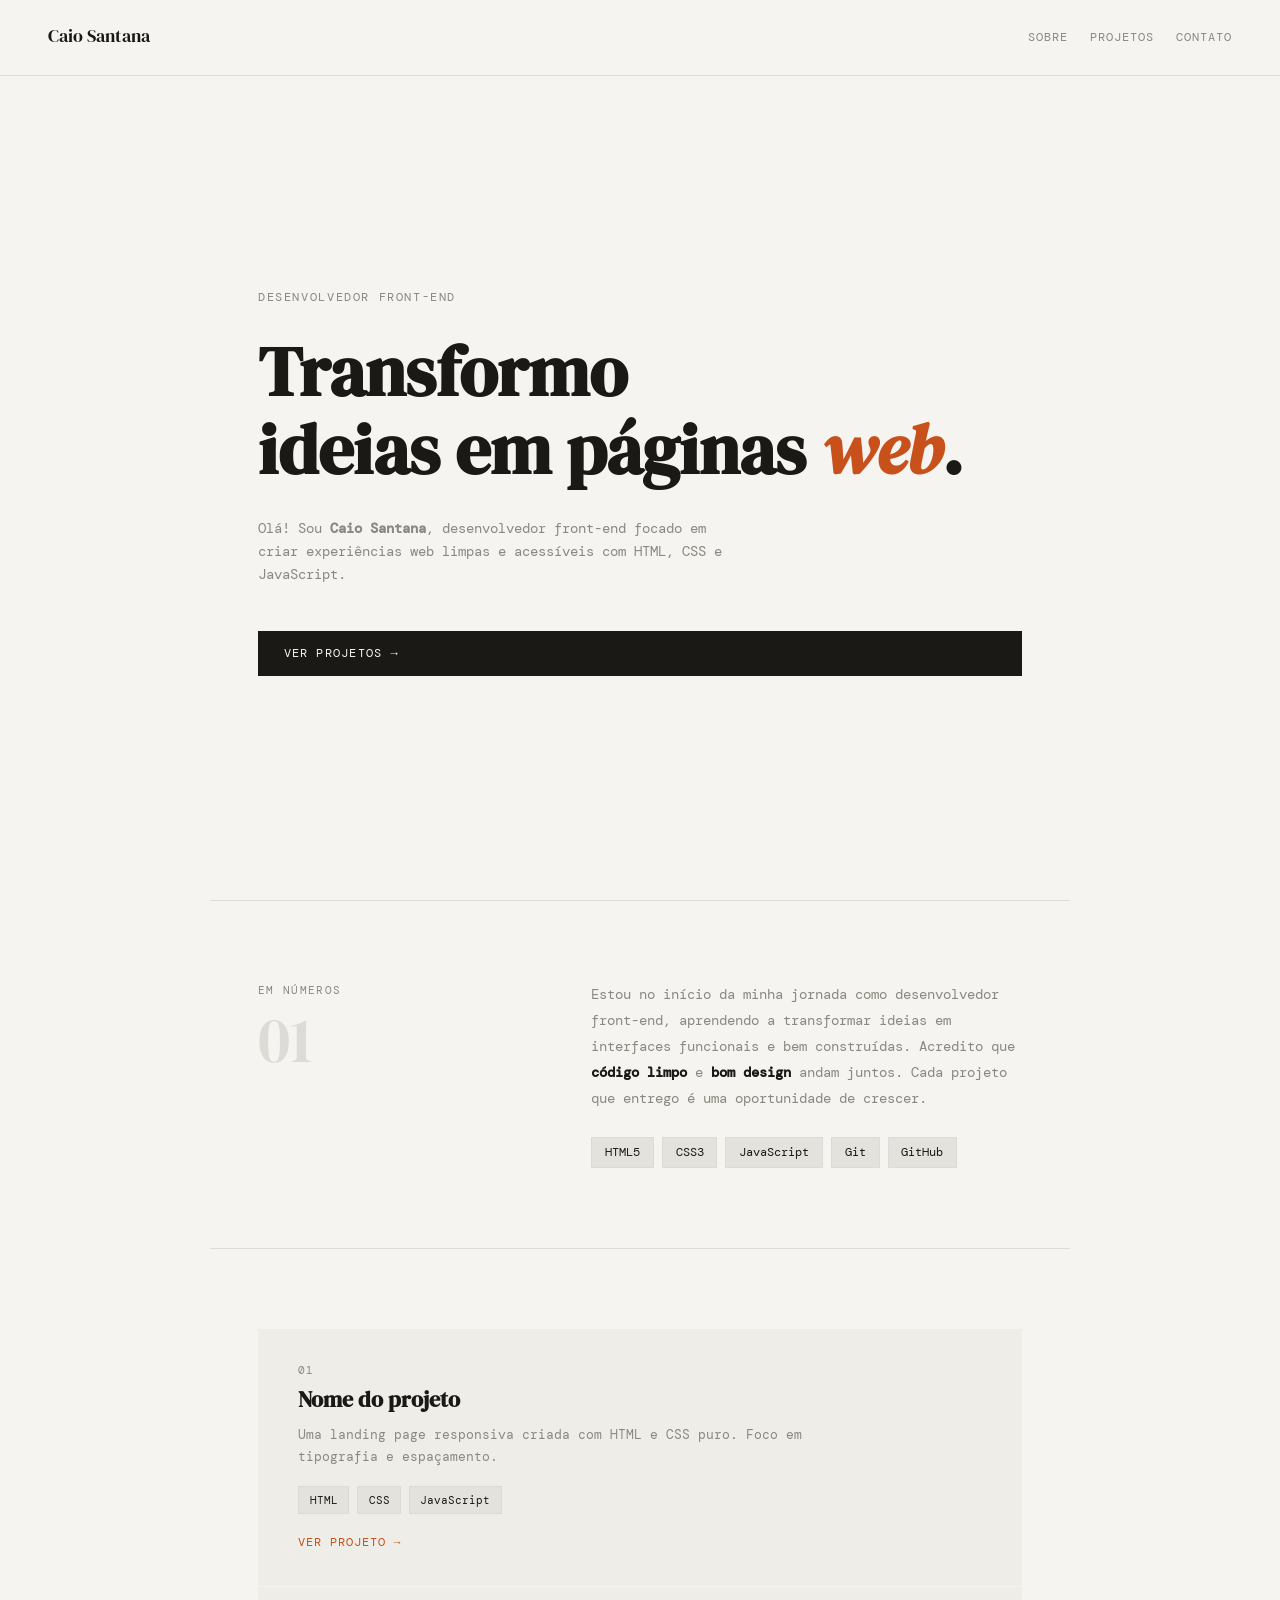
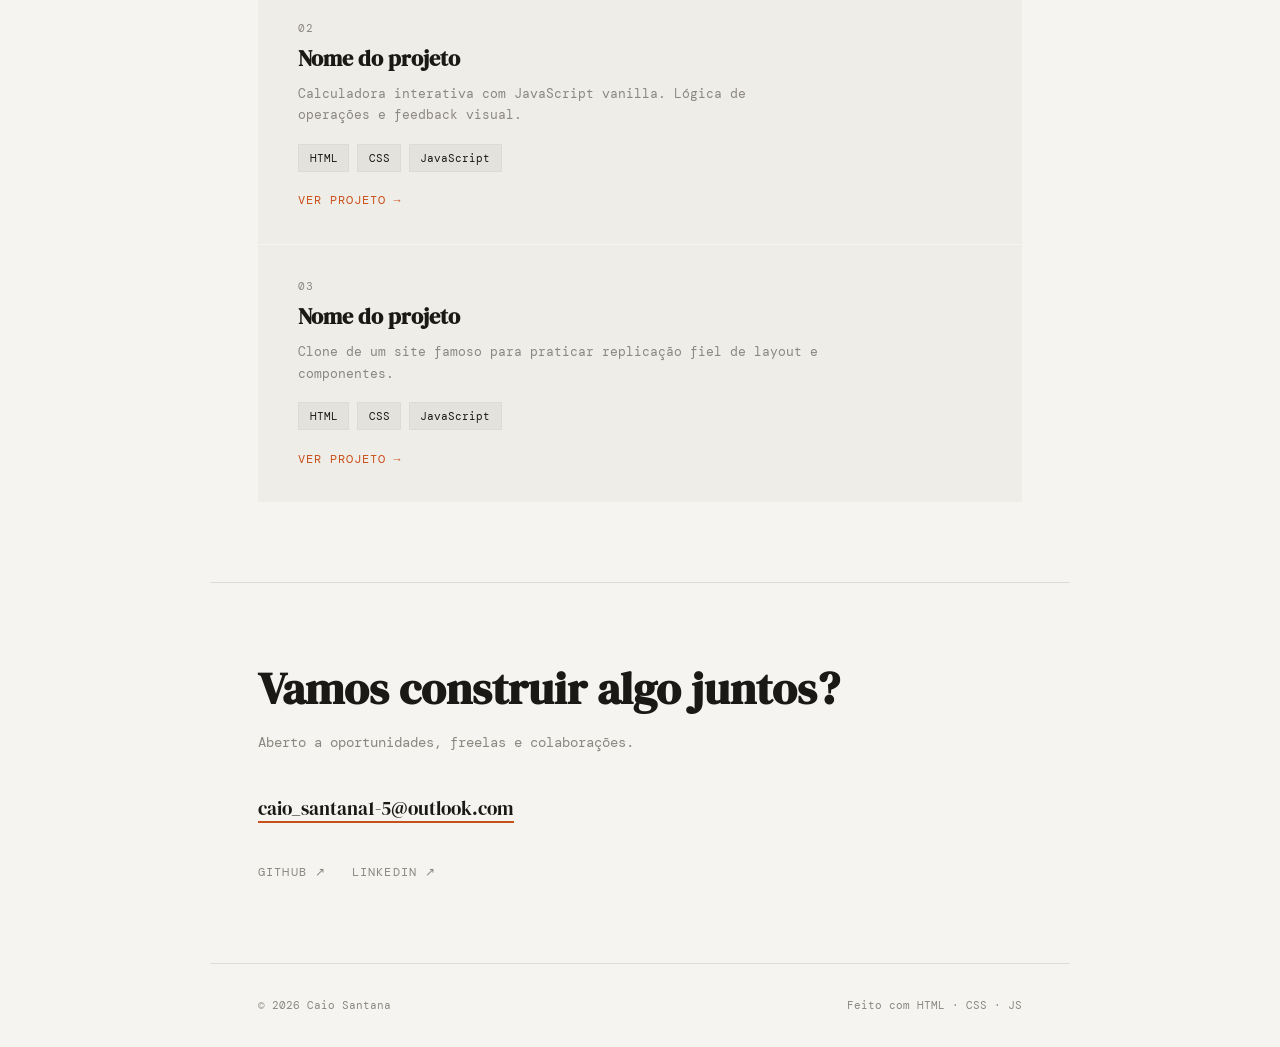
<file: index.html>
<!DOCTYPE html>
<html lang="pt-br">
<head>
    <meta charset="UTF-8">
    <meta name="viewport" content="width=device-width, initial-scale=1.0">
    <link rel="preconnect" href="https://fonts.googleapis.com" />
    <link rel="preconnect" href="https://fonts.gstatic.com" crossorigin />
    <link href="https://fonts.googleapis.com/css2?family=DM+Mono:wght@300;400;500&family=DM+Serif+Display:ital@0;1&display=swap" rel="stylesheet" />
    <link rel="stylesheet" href="css/style.css">
    <title>Meu Portfólio</title>
</head>
<body>
    <nav>
        <!-- Navegação -->
         <a class="nav-logo" href="#hero">Caio Santana</a>

         <ul class="nav-links">
            <li><a href="#about">SOBRE</a></li>
            <li><a href="#projects">PROJETOS</a></li>
            <li><a href="#contact">CONTATO</a></li>
         </ul>
    </nav>

    <section id="hero">
        <!-- Hero -->
         <p class="hero-eyebrow">
            <!-- eyebrow (linha pequena acima do título) -->
             Desenvolvedor Front-end
         </p>

         <h1 class="hero-title">
            <!-- título principal -->
            Transformo <br> ideias em páginas <em>web</em>.
         </h1>

         <p class="hero-bio">
            <!-- bio/descrição curta -->
             Olá! Sou <strong>Caio Santana</strong>, desenvolvedor front-end focado em 
             criar experiências web limpas e acessíveis com HTML, CSS e JavaScript.
         </p>

         <a class="hero-cta" href="#projects">
            <!-- botão "Ver projetos -->
             Ver projetos →
         </a>
    </section>

    <section id="about">
        <!-- Sobre -->
        <div class="about-grid">
            
            <div class="about-left">
                <p class="about-label">Em números</p>
                <p class="about-number">01</p>
            </div>

            <div class="about-right">
                <p class="about-text">Estou no início da minha jornada como desenvolvedor front-end, aprendendo a transformar ideias em interfaces funcionais e bem construídas.
                   Acredito que <strong>código limpo</strong> e <strong>bom design</strong> andam juntos. Cada projeto que entrego é uma oportunidade de crescer.</p>
                <div class="skills-grid">
                    <span class="skill-tag">HTML5</span>
                    <span class="skill-tag">CSS3</span>
                    <span class="skill-tag">JavaScript</span>
                    <span class="skill-tag">Git</span>
                    <span class="skill-tag">GitHub</span>
                </div>
            </div>    
            
        </div>
    </section>

    <section id="projects">
        <!-- Projetos -->

        <div class="projects-grid">
            <div class="project-card">
                <span class="project-index">01</span>
                <h3 class="project-title">Nome do projeto</h3>
                <p class="project-desc">Uma landing page responsiva criada com HTML e CSS puro. Foco em tipografia e espaçamento.</p>

                <div class="project-tags">
                    <span class="project-tag">HTML</span>
                    <span class="project-tag">CSS</span>
                    <span class="project-tag">JavaScript</span>
                </div>
                <a class="project-link" href="#">VER PROJETO →</a>
            </div>
        

        
            <div class="project-card">
                <span class="project-index">02</span>
                <h3 class="project-title">Nome do projeto</h3>
                <p class="project-desc">Calculadora interativa com JavaScript vanilla. Lógica de operações e feedback visual.</p>

                <div class="project-tags">
                    <span class="project-tag">HTML</span>
                    <span class="project-tag">CSS</span>
                    <span class="project-tag">JavaScript</span>
                </div>
                <a class="project-link" href="#">VER PROJETO →</a>
            </div>
        

        
            <div class="project-card">
                <span class="project-index">03</span>
                <h3 class="project-title">Nome do projeto</h3>
                <p class="project-desc">Clone de um site famoso para praticar replicação fiel de layout e componentes.</p>

                <div class="project-tags">
                    <span class="project-tag">HTML</span>
                    <span class="project-tag">CSS</span>
                    <span class="project-tag">JavaScript</span>
                </div>
                <a class="project-link" href="#">VER PROJETO →</a>
            </div>
        
        </div>
    </section>

    <section id="contact">
        <!-- Contato -->

        <h2 class="contact-title">Vamos construir algo juntos?</h2>
        <p class="contact-sub">Aberto a oportunidades, freelas e colaborações.</p>
        <a class="contact-email" href="mailto:caio_santana1-5@outlook.com">caio_santana1-5@outlook.com</a>

        <div class="contact-social">
            <a href="https://github.com/CaioPuri" target="_blank">Github ↗</a>
            <a href="https://www.linkedin.com/in/caio-santana-purificacao/" target="_blank">LinkedIn ↗</a>
        </div>
    </section>

    <footer>
        <!-- Rodapé -->

        <span class="footer-copy">© 2026 Caio Santana</span>
        <span class="footer-stack">Feito com HTML · CSS · JS</span>
    </footer>

    <script src="js/script.js"></script>
</body>
</html>
</file>
<file: css/style.css>
*, *::before, *::after{
    box-sizing: border-box;
    margin: 0;
    padding: 0;
}

html{
    scroll-behavior: smooth;
}

:root{
    --bg: #f5f4f0;
    --ink: #1a1916;
    --muted: #8a8880;
    --line: #dddbd6;
    --accent: #c8501a;
    --card-bg: #efede8;
    --tag-bg: #e4e2dd;
}

body{
    background: var(--bg);
    color: var(--ink);
    font-family: 'DM Mono', monospace;
    font-size: 14px;
    line-height: 1.7;
    overflow-x: hidden;
}

nav{
    position: fixed;
    top: 0;
    left: 0;
    right: 0;
    display: flex;
    justify-content: space-between;
    align-items: center;
    padding: 1.4rem 1.2rem;
    background: var(--bg);
    border-bottom: 1px solid var(--line);
    z-index: 100;
}

.nav-logo{
    font-family: 'DM Serif Display', serif;
    font-size: 1.1rem;
    color: var(--ink);
    text-decoration: none;
}

.nav-links{
    display: flex;
    gap: 1.4rem;
    list-style: none;
}

.nav-links a{
    color: var(--muted);
    font-size: 0.75rem;
    letter-spacing: 0.08em;
    text-decoration: none;
}

#hero{
    min-height: 100vh;
    display: flex;
    flex-direction: column;
    justify-content: center;
    padding: 6rem 1.2rem 2rem;
}

.hero-eyebrow{
    font-size: 0.72rem;
    letter-spacing: 0.14em;
    text-transform: uppercase;
    color: var(--muted);
    margin-bottom: 1.6rem;
}

.hero-title{
    font-family: 'DM Serif Display', serif;
    font-size: clamp(2.2rem, 6vw, 4.4rem);
    line-height: 1.1;
    margin-bottom: 1.8rem;
}

.hero-title em{
    color: var(--accent);
    font-style: italic;
}

.hero-bio{
    color: var(--muted);
    font-size: 0.85rem;
    max-width: 480px;
    margin-bottom: 2.8rem;
}

.hero-cta{
    display: inline-flex;
    align-items: center;
    background: var(--ink);
    color: var(--bg);
    padding: 0.75rem 1.6rem;
    text-decoration: none;
    font-size: 0.76rem;
    letter-spacing: 0.1em;
    text-transform: uppercase;
}

#about{
    padding: 5rem 1.2rem;
    border-top: 1px solid var(--line);
}

.about-grid{
    display: flex;
    flex-direction: column;
    gap: 2rem;
}

.about-label{
    font-size: 0.7rem;
    letter-spacing: 0.12em;
    text-transform: uppercase;
    color: var(--muted);
    margin-bottom: 0.5rem;
}

.about-number{
    font-family: 'DM Serif Display', serif;
    font-size: 4rem;
    line-height: 1;
    color: var(--line);
}

.about-text{
    font-size: 0.88rem;
    color: var(--muted);
    line-height: 1.85;
}

.about-text strong{
    color: var(--ink);
}

.skills-grid{
    display: flex;
    flex-wrap: wrap;
    gap: 0.5rem;
    margin-top: 1.6rem;
}

.skill-tag{
    background: var(--tag-bg);
    padding: 0.3rem 0.8rem;
    font-size: 0.72rem;
    border: 1px solid var(--line);
}

#projects{
    padding: 5rem 1.2rem;
    border-top: 1px solid var(--line);
}

.projects-grid{
    display: flex;
    flex-direction: column;
    gap: 1px;
}

.project-card{
    background: var(--card-bg);
    padding: 2rem 2rem 2rem 2.4rem;
    border-left: 2px solid transparent;
    transition: border-color 0.2s, background 0.2s;
    opacity: 0;
    transform: translateY(16px);
}

.project-card.visible{
    opacity: 1;
    transform: translateY(0);
    transition: opacity 0.5s ease, transform 0.5s ease;
}

.project-card:hover{
    border-color: var(--accent);
    background: var(--bg);
}

.project-index{
    font-size: 0.68rem;
    color: var(--muted);
    letter-spacing: 0.08em;
    display: block;
    margin-bottom: 0.5rem;
}

.project-title{
    font-family: 'DM Serif Display', serif;
    font-size: 1.35rem;
    line-height: 1.2;
    margin-bottom: 0.7rem;
}

.project-desc{
    font-size: 0.8rem;
    color: var(--muted);
    max-width: 520px;
}

.project-tags{
    display: flex;
    flex-wrap: wrap;
    gap: 0.5rem;
    margin-top: 1.1rem;
}

.project-tag{
    background: var(--tag-bg);
    padding: 0.25rem 0.65rem;
    font-size: 0.68rem;
    border: 1px solid var(--line);
}

.project-link{
    display: inline-flex;
    align-items: center;
    gap: 0.35rem;
    font-size: 0.72rem;
    letter-spacing: 0.08em;
    text-transform: uppercase;
    color: var(--accent);
    text-decoration: none;
    margin-top: 1.2rem;
}

#contact{
    padding: 5rem 1.2rem;
    border-top: 1px solid var(--line);
}

.contact-title{
    font-family: 'DM Serif Display', serif;
    font-size: clamp(1.8rem, 4vw, 2.8rem);
    line-height: 1.15;
    margin-bottom: 1rem;
}

.contact-sub{
    color: var(--muted);
    font-size: 0.85rem;
    margin-bottom: 2.4rem;
}

.contact-email{
    font-family: 'DM Serif Display', serif;
    font-size: 1.2rem;
    color: var(--ink);
    text-decoration: none;
    border-bottom: 2px solid var(--accent);
    transition: color 0.2s;
}

.contact-email:hover{
    color: var(--accent);
}

.contact-social{
    display: flex;
    gap: 1.6rem;
    margin-top: 2.4rem;
}

.contact-social a{
    font-size: 0.72rem;
    letter-spacing: 0.1em;
    text-transform: uppercase;
    color: var(--muted);
    text-decoration: none;
    transition: color 0.2s;
}

.contact-social a:hover{
    color: var(--ink);
}

footer{
    border-top: 1px solid var(--line);
    padding: 2rem 1.2rem;
    display: flex;
    justify-content: space-between;
    font-size: 0.7rem;
    color: var(--muted);
}



@media (min-width: 640px){
    nav{
        padding: 1.4rem 3rem;
    }

    #hero, #about, #projects, #contact{
        padding-left: 3rem;
        padding-right: 3rem;
        max-width: 860px;
        margin: 0 auto;
    }

    .about-grid{
        display: grid;
        grid-template-columns: 1fr 1.6fr;
        gap: 4rem;
    }

    footer{
        padding: 2rem 3rem;
        max-width: 860px;
        margin: 0 auto;
    }
}
</file>
